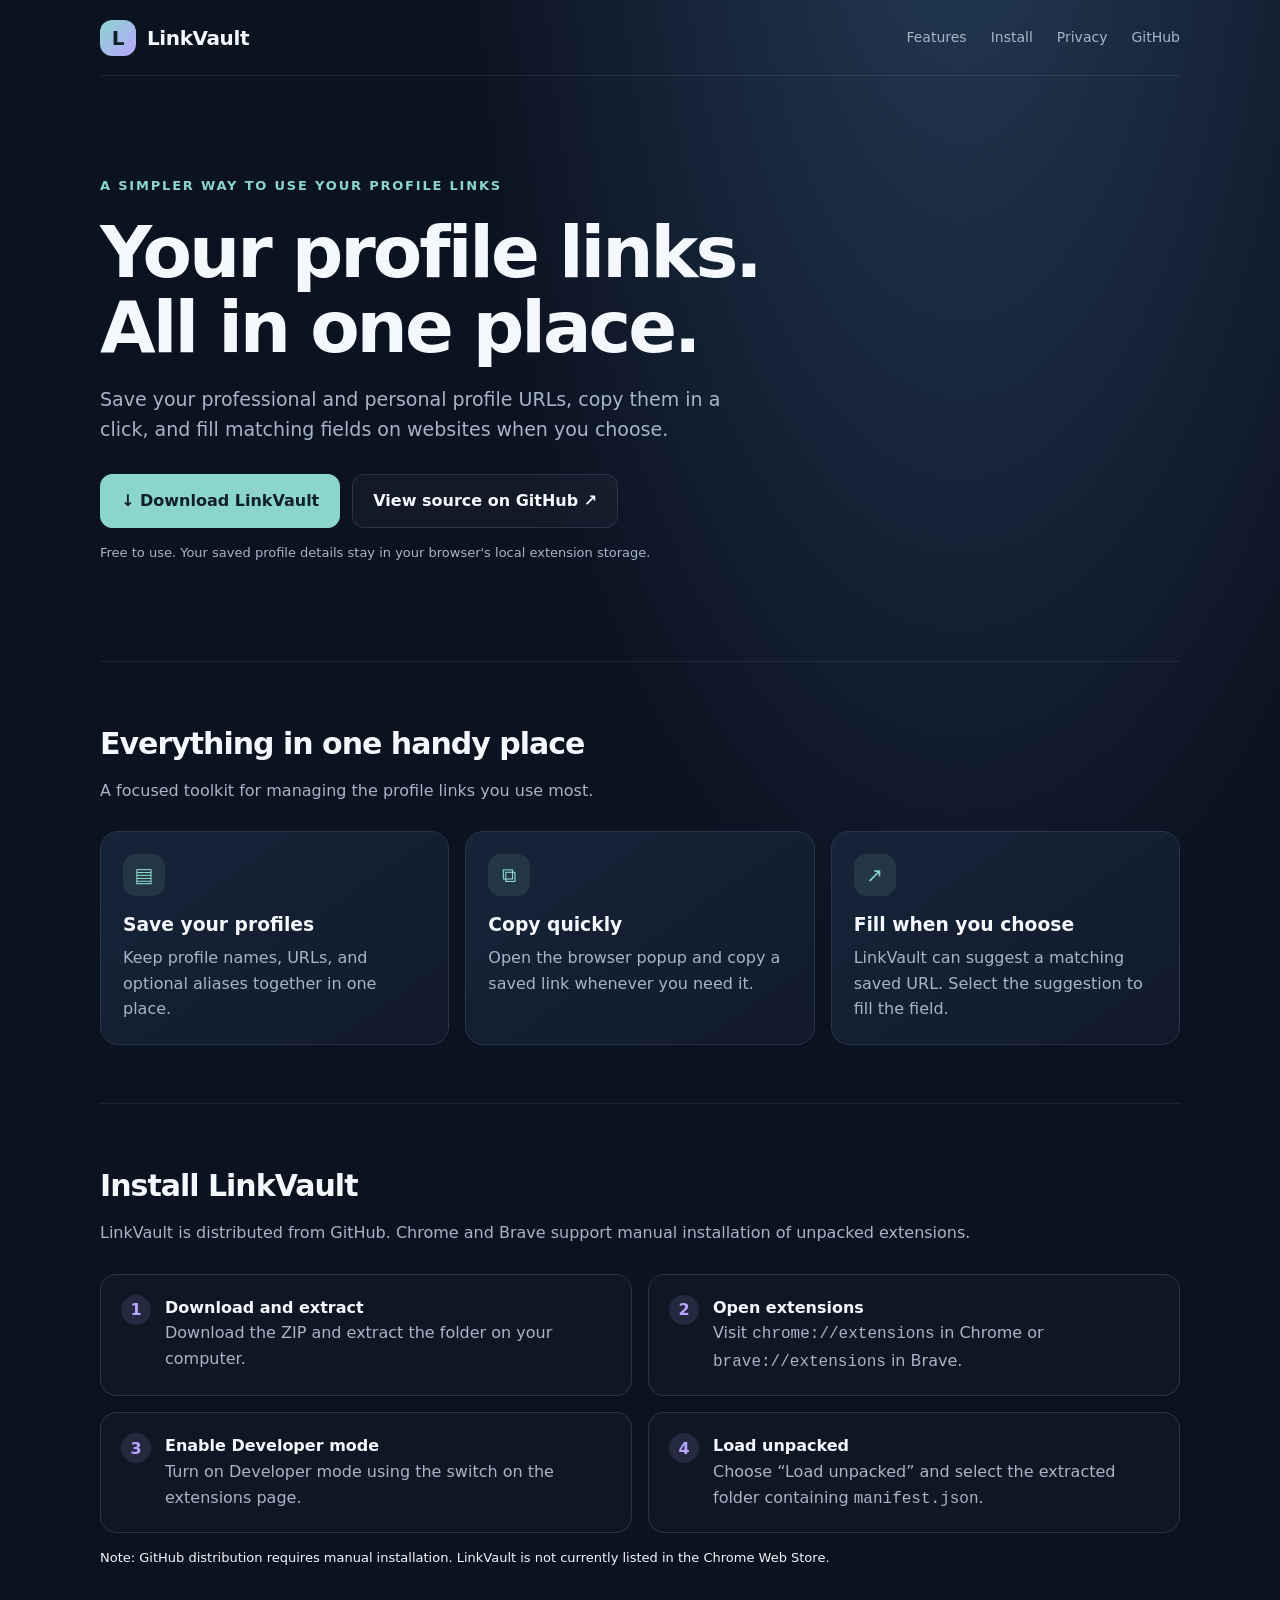
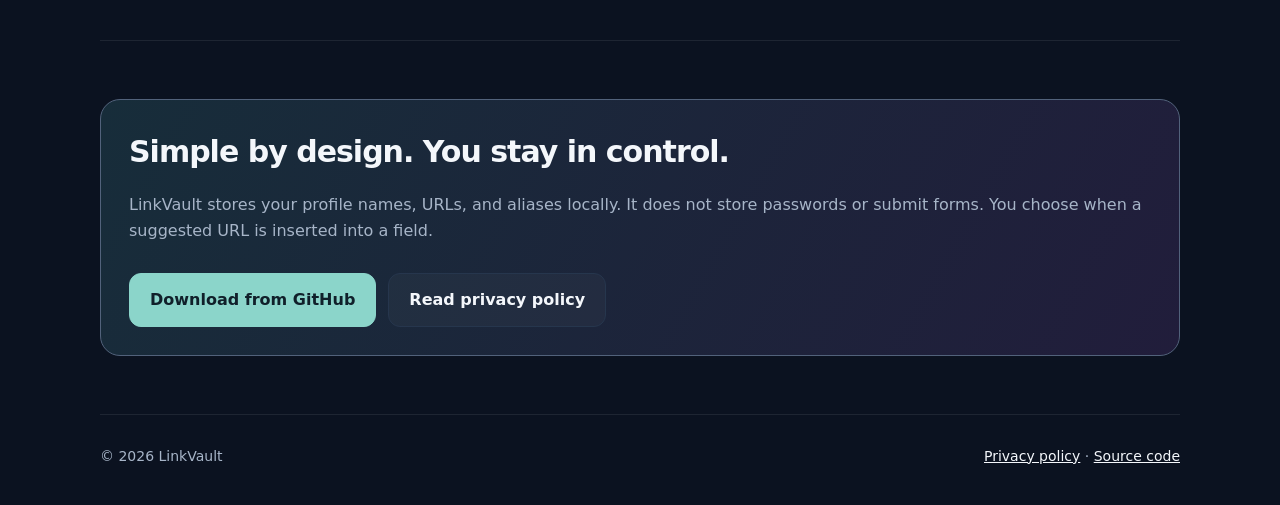
<file: index.html>
<!doctype html>
<html lang="en">
<head>
<meta charset="utf-8">
<meta name="viewport" content="width=device-width,initial-scale=1">
<meta name="theme-color" content="#101827">
<meta name="description" content="LinkVault helps you save, copy, and autofill your professional and personal profile links.">
<title>LinkVault — Your profile links, in one place</title>
<style>
:root{color-scheme:dark;--bg:#0b1220;--panel:#121d2e;--line:#26364d;--muted:#a7b5c8;--text:#f4f7fb;--accent:#8bd5ca;--accent2:#b8a5ff}
*{box-sizing:border-box}html{scroll-behavior:smooth}body{margin:0;background:radial-gradient(ellipse at 75% -10%,#243b55 0,transparent 38%),var(--bg);color:var(--text);font:16px/1.6 Inter,ui-sans-serif,system-ui,-apple-system,Segoe UI,sans-serif}a{color:inherit}.wrap{width:min(1080px,calc(100% - 40px));margin:auto}.nav{height:76px;display:flex;align-items:center;justify-content:space-between;border-bottom:1px solid #ffffff14}.brand{display:flex;align-items:center;gap:11px;font-weight:750;font-size:20px;letter-spacing:-.4px;text-decoration:none}.mark{width:36px;height:36px;border-radius:12px;background:linear-gradient(135deg,var(--accent),var(--accent2));display:grid;place-items:center;color:#10202a;font-weight:900}.navlinks{display:flex;gap:24px;color:var(--muted);font-size:14px}.navlinks a{text-decoration:none}.hero{padding:100px 0 84px;max-width:790px}.eyebrow{color:var(--accent);font-weight:700;font-size:13px;letter-spacing:1.8px;text-transform:uppercase}.hero h1{font-size:clamp(42px,7vw,72px);line-height:1.04;letter-spacing:-3px;margin:18px 0}.hero p{font-size:19px;color:var(--muted);max-width:640px}.actions{display:flex;flex-wrap:wrap;gap:12px;margin-top:30px}.btn{display:inline-flex;align-items:center;justify-content:center;gap:9px;padding:13px 20px;border-radius:12px;text-decoration:none;font-weight:750;border:1px solid var(--line)}.primary{background:var(--accent);color:#10202a;border-color:var(--accent)}.secondary{background:#ffffff08}.note{font-size:13px!important;margin-top:15px}.section{padding:58px 0;border-top:1px solid #ffffff14}.section h2{font-size:30px;letter-spacing:-1px;margin:0 0 10px}.lead{color:var(--muted);margin:0 0 28px}.cards{display:grid;grid-template-columns:repeat(3,1fr);gap:16px}.card{background:linear-gradient(145deg,#172438,#101a2a);border:1px solid var(--line);border-radius:18px;padding:22px}.ico{width:42px;height:42px;border-radius:13px;background:#8bd5ca1c;color:var(--accent);display:grid;place-items:center;font-size:20px}.card h3{margin:14px 0 5px}.card p,.steps p{color:var(--muted);margin:0}.steps{display:grid;grid-template-columns:repeat(2,1fr);gap:16px}.step{display:flex;gap:14px;padding:20px;border:1px solid var(--line);border-radius:16px;background:#ffffff05}.num{flex:none;width:30px;height:30px;border-radius:50%;background:#b8a5ff20;color:var(--accent2);display:grid;place-items:center;font-weight:800}.callout{padding:28px;border-radius:20px;background:linear-gradient(120deg,#172d3a,#211d3b);border:1px solid #52627b}.callout p{color:var(--muted)}footer{padding:30px 0 44px;border-top:1px solid #ffffff14;color:var(--muted);font-size:14px;display:flex;justify-content:space-between;gap:16px;flex-wrap:wrap}footer a{color:var(--text)}@media(max-width:720px){.navlinks{gap:12px;font-size:12px}.hero{padding:72px 0 60px}.hero h1{letter-spacing:-2px}.cards,.steps{grid-template-columns:1fr}.section{padding:44px 0}}
</style>
</head>
<body>
<header class="wrap nav">
<a class="brand" href="#"><span class="mark">L</span> LinkVault</a>
<nav class="navlinks"><a href="#features">Features</a><a href="#install">Install</a><a href="privacy.html">Privacy</a><a href="https://github.com/Nancyrana1/LinkVault">GitHub</a></nav>
</header>
<main class="wrap">
<section class="hero">
<div class="eyebrow">A simpler way to use your profile links</div>
<h1>Your profile links.<br>All in one place.</h1>
<p>Save your professional and personal profile URLs, copy them in a click, and fill matching fields on websites when you choose.</p>
<div class="actions">
<a class="btn primary" href="https://github.com/Nancyrana1/LinkVault/archive/refs/heads/main.zip">↓ Download LinkVault</a>
<a class="btn secondary" href="https://github.com/Nancyrana1/LinkVault">View source on GitHub ↗</a>
</div>
<p class="note">Free to use. Your saved profile details stay in your browser's local extension storage.</p>
</section>
<section class="section" id="features">
<h2>Everything in one handy place</h2><p class="lead">A focused toolkit for managing the profile links you use most.</p>
<div class="cards">
<article class="card"><div class="ico">▤</div><h3>Save your profiles</h3><p>Keep profile names, URLs, and optional aliases together in one place.</p></article>
<article class="card"><div class="ico">⧉</div><h3>Copy quickly</h3><p>Open the browser popup and copy a saved link whenever you need it.</p></article>
<article class="card"><div class="ico">↗</div><h3>Fill when you choose</h3><p>LinkVault can suggest a matching saved URL. Select the suggestion to fill the field.</p></article>
</div>
</section>
<section class="section" id="install">
<h2>Install LinkVault</h2><p class="lead">LinkVault is distributed from GitHub. Chrome and Brave support manual installation of unpacked extensions.</p>
<div class="steps">
<div class="step"><span class="num">1</span><div><strong>Download and extract</strong><p>Download the ZIP and extract the folder on your computer.</p></div></div>
<div class="step"><span class="num">2</span><div><strong>Open extensions</strong><p>Visit <code>chrome://extensions</code> in Chrome or <code>brave://extensions</code> in Brave.</p></div></div>
<div class="step"><span class="num">3</span><div><strong>Enable Developer mode</strong><p>Turn on Developer mode using the switch on the extensions page.</p></div></div>
<div class="step"><span class="num">4</span><div><strong>Load unpacked</strong><p>Choose “Load unpacked” and select the extracted folder containing <code>manifest.json</code>.</p></div></div>
</div>
<p class="note">Note: GitHub distribution requires manual installation. LinkVault is not currently listed in the Chrome Web Store.</p>
</section>
<section class="section">
<div class="callout"><h2>Simple by design. You stay in control.</h2><p>LinkVault stores your profile names, URLs, and aliases locally. It does not store passwords or submit forms. You choose when a suggested URL is inserted into a field.</p><div class="actions"><a class="btn primary" href="https://github.com/Nancyrana1/LinkVault/archive/refs/heads/main.zip">Download from GitHub</a><a class="btn secondary" href="privacy.html">Read privacy policy</a></div></div>
</section>
</main>
<footer class="wrap"><span>© 2026 LinkVault</span><span><a href="privacy.html">Privacy policy</a> · <a href="https://github.com/Nancyrana1/LinkVault">Source code</a></span></footer>
</body></html>
</file>
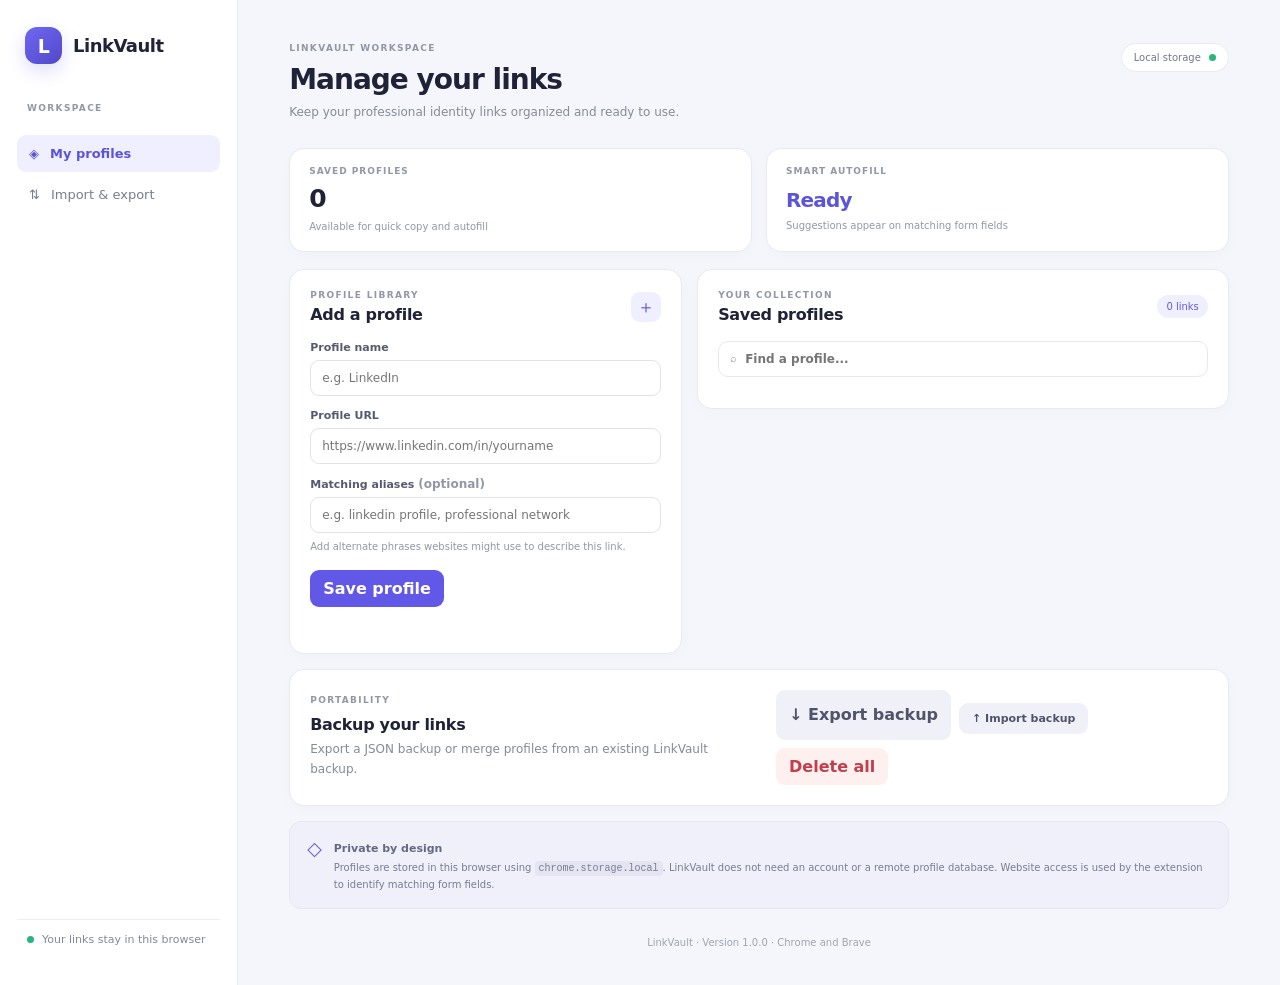
<file: options.html>
<!doctype html>
<html lang="en"><head><meta charset="utf-8"><meta name="viewport" content="width=device-width,initial-scale=1"><title>LinkVault · Manage profiles</title><link rel="stylesheet" href="styles.css"></head>
<body class="settings">
  <div class="dashboard">
    <aside class="sidebar"><div class="sidebar-brand"><div class="brand-mark">L</div><span>LinkVault</span></div><div class="sidebar-label">WORKSPACE</div><a class="nav-item active" href="#profiles">◈ <span>My profiles</span></a><a class="nav-item" href="#backup">⇅ <span>Import & export</span></a><div class="sidebar-note"><span class="local-dot"></span> Your links stay in this browser</div></aside>
    <main class="main">
      <div class="topline"><div><p class="eyebrow">LINKVAULT WORKSPACE</p><h1>Manage your links</h1><p class="subtitle">Keep your professional identity links organized and ready to use.</p></div><div class="top-badge">Local storage <span class="local-dot"></span></div></div>
      <section class="stats"><article class="stat-card"><span class="stat-label">SAVED PROFILES</span><strong id="count">0</strong><small>Available for quick copy and autofill</small></article><article class="stat-card accent-card"><span class="stat-label">SMART AUTOFILL</span><strong>Ready</strong><small>Suggestions appear on matching form fields</small></article></section>
      <section class="content-grid" id="profiles">
        <article class="surface form-surface"><div class="surface-heading"><div><p class="eyebrow">PROFILE LIBRARY</p><h2 id="formTitle">Add a profile</h2></div><span class="heading-icon">＋</span></div>
          <form id="profileForm">
            <input type="hidden" id="editId">
            <label for="name">Profile name</label><input id="name" required maxlength="50" placeholder="e.g. LinkedIn">
            <label for="url">Profile URL</label><input id="url" required type="url" placeholder="https://www.linkedin.com/in/yourname">
            <label for="aliases">Matching aliases <span class="muted">(optional)</span></label><input id="aliases" maxlength="300" placeholder="e.g. linkedin profile, professional network">
            <p class="field-help">Add alternate phrases websites might use to describe this link.</p>
            <div class="form-actions"><button class="primary" type="submit" id="save">Save profile</button><button type="button" id="cancel" class="secondary hidden">Cancel</button></div>
            <p id="message" class="message" role="status" aria-live="polite"></p>
          </form>
        </article>
        <article class="surface list-surface"><div class="surface-heading"><div><p class="eyebrow">YOUR COLLECTION</p><h2>Saved profiles</h2></div><span id="listCount" class="count-pill">0 links</span></div>
          <label class="search-wrap"><span>⌕</span><input id="filter" type="search" placeholder="Find a profile..." aria-label="Find a profile"></label>
          <div id="profileList" class="saved-list"></div><p id="empty" class="empty hidden">Your library is empty. Add your first profile to get started.</p>
        </article>
      </section>
      <section class="surface backup-surface" id="backup"><div><p class="eyebrow">PORTABILITY</p><h2>Backup your links</h2><p class="subtitle">Export a JSON backup or merge profiles from an existing LinkVault backup.</p></div><div class="backup-actions"><button id="export" class="secondary">↓ Export backup</button><label class="import-button secondary">↑ Import backup<input id="import" type="file" accept="application/json" hidden></label><button id="clear" class="danger">Delete all</button></div></section>
      <section class="privacy-note"><span class="privacy-icon">◇</span><div><strong>Private by design</strong><p>Profiles are stored in this browser using <code>chrome.storage.local</code>. LinkVault does not need an account or a remote profile database. Website access is used by the extension to identify matching form fields.</p></div></section>
      <footer class="page-footer">LinkVault · Version 1.0.0 · Chrome and Brave</footer>
    </main>
  </div>
  <script src="options.js"></script>
</body></html>
</file>
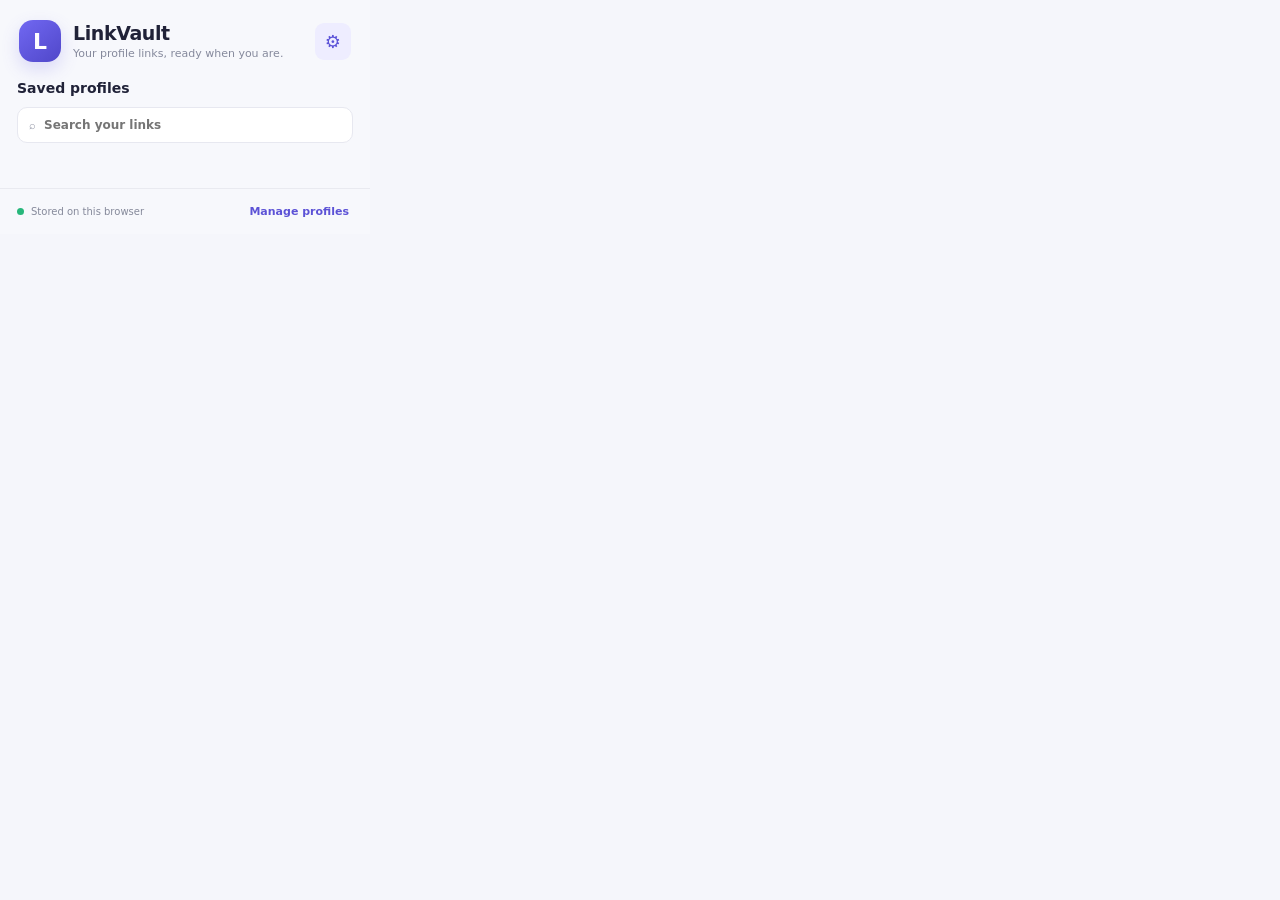
<file: popup.html>
<!doctype html>
<html lang="en"><head><meta charset="utf-8"><meta name="viewport" content="width=device-width,initial-scale=1"><title>LinkVault</title><link rel="stylesheet" href="styles.css"></head>
<body class="popup">
  <header class="popup-header"><div class="brand-mark">L</div><div class="brand-copy"><h1>LinkVault</h1><p>Your profile links, ready when you are.</p></div><button id="openSettings" class="icon-button" title="Manage profiles" aria-label="Manage profiles">⚙</button></header>
  <main class="quick"><div class="section-title"><h2>Saved profiles</h2><span id="count" class="muted"></span></div>
    <label class="search-wrap"><span>⌕</span><input id="search" type="search" placeholder="Search your links" aria-label="Search profiles"></label>
    <div id="profiles" class="profiles"></div><div id="empty" class="empty hidden">No profiles yet. Add your first link in settings.</div>
    <p id="status" class="status" role="status" aria-live="polite"></p>
  </main>
  <footer><span class="local-dot"></span><span>Stored on this browser</span><button id="manage">Manage profiles</button></footer>
  <script src="popup.js"></script>
</body></html>
</file>
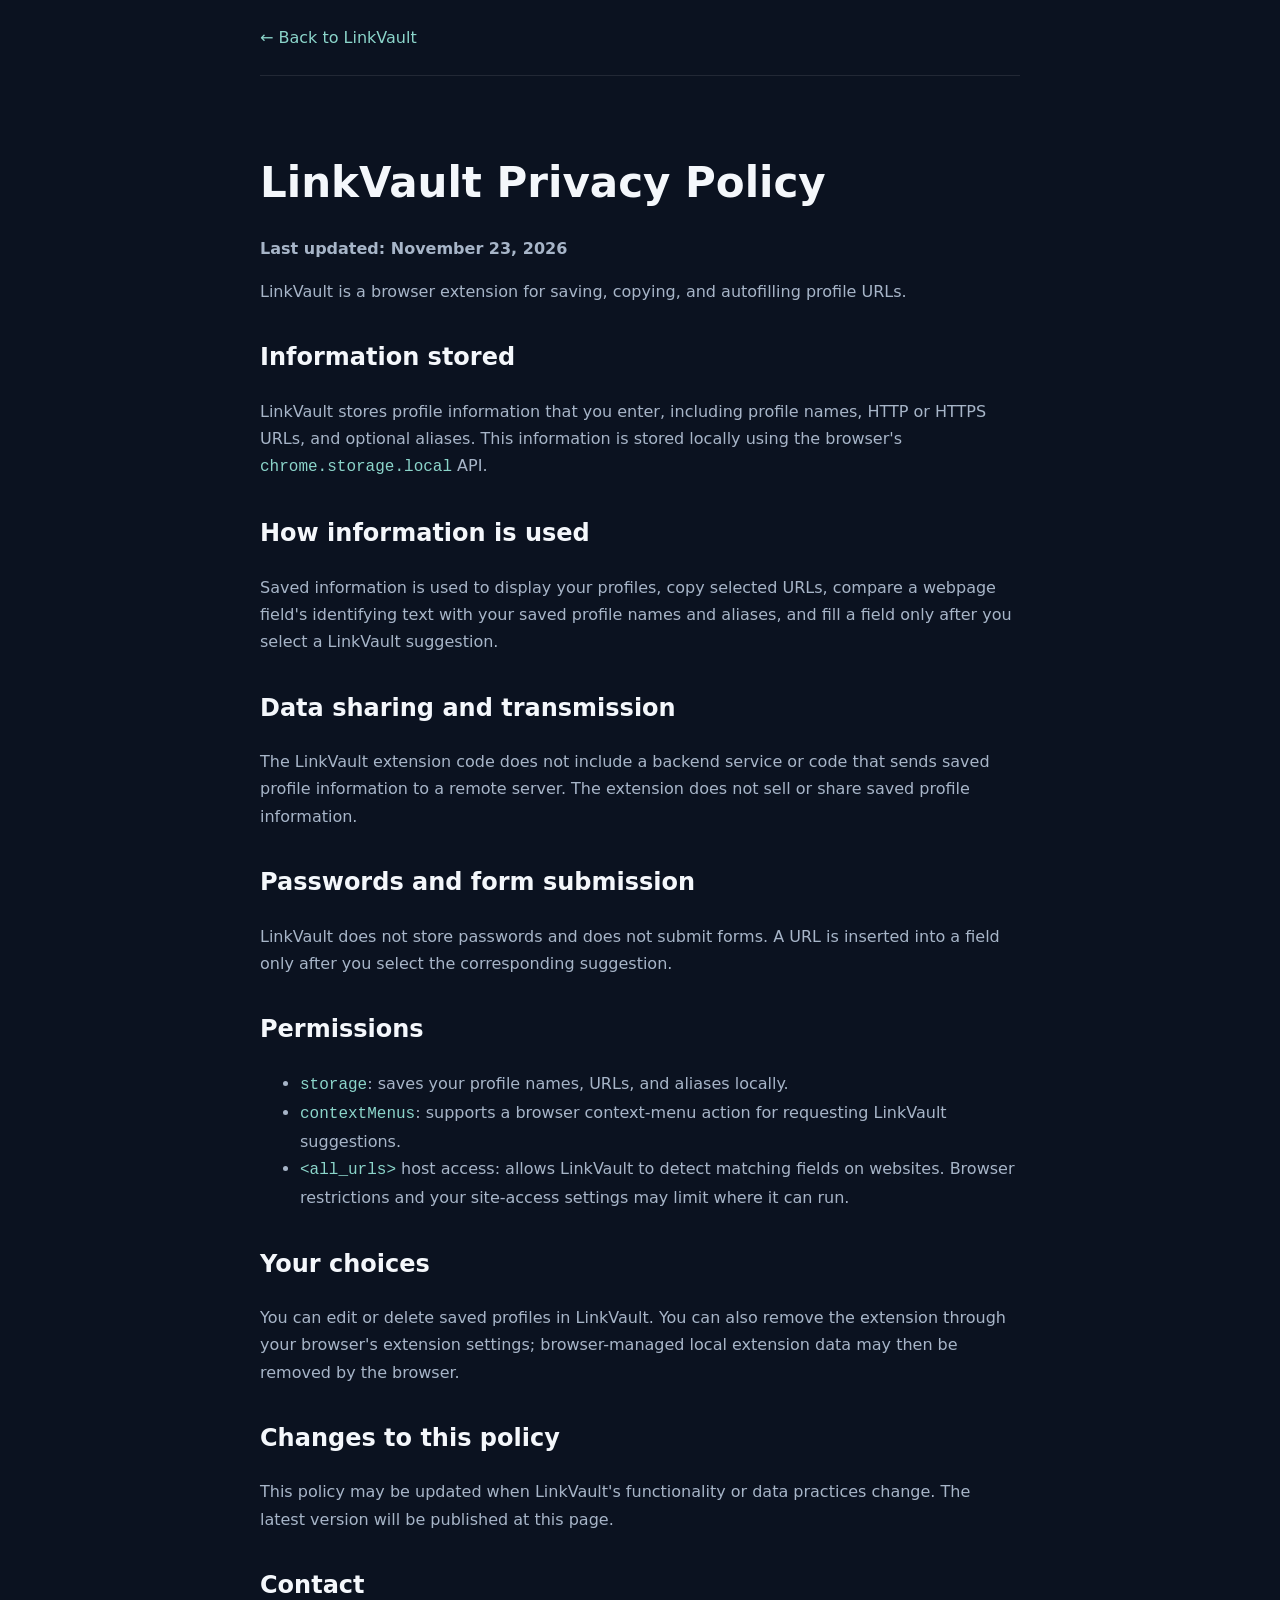
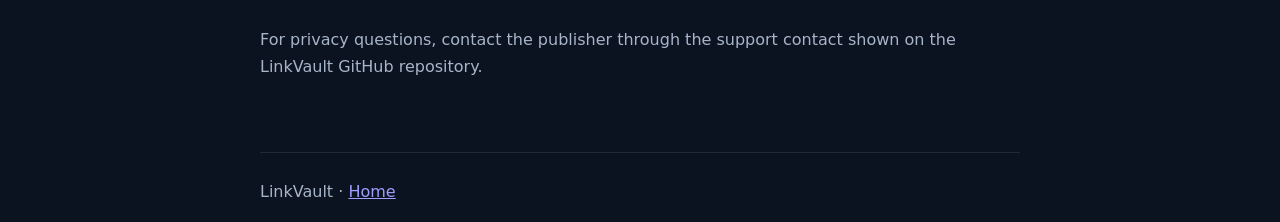
<file: privacy.html>
<!doctype html>
<html lang="en"><head><meta charset="utf-8"><meta name="viewport" content="width=device-width,initial-scale=1"><meta name="theme-color" content="#101827"><title>Privacy Policy — LinkVault</title><style>
:root{color-scheme:dark;--bg:#0b1220;--panel:#121d2e;--line:#26364d;--muted:#a7b5c8;--text:#f4f7fb;--accent:#8bd5ca}*{box-sizing:border-box}body{margin:0;background:var(--bg);color:var(--text);font:16px/1.7 system-ui,sans-serif}.wrap{width:min(760px,calc(100% - 40px));margin:auto}.nav{padding:24px 0;border-bottom:1px solid #ffffff18}.nav a{color:var(--accent);text-decoration:none}.content{padding:56px 0}.content h1{font-size:42px;line-height:1.1}.content h2{margin-top:32px}.content p,.content li{color:var(--muted)}code{color:var(--accent)}footer{border-top:1px solid #ffffff18;padding:25px 0;color:var(--muted)}
</style></head><body><header class="wrap nav"><a href="index.html">← Back to LinkVault</a></header><main class="wrap content">
<h1>LinkVault Privacy Policy</h1><p><strong>Last updated: November 23, 2026</strong></p>
<p>LinkVault is a browser extension for saving, copying, and autofilling profile URLs.</p>
<h2>Information stored</h2><p>LinkVault stores profile information that you enter, including profile names, HTTP or HTTPS URLs, and optional aliases. This information is stored locally using the browser's <code>chrome.storage.local</code> API.</p>
<h2>How information is used</h2><p>Saved information is used to display your profiles, copy selected URLs, compare a webpage field's identifying text with your saved profile names and aliases, and fill a field only after you select a LinkVault suggestion.</p>
<h2>Data sharing and transmission</h2><p>The LinkVault extension code does not include a backend service or code that sends saved profile information to a remote server. The extension does not sell or share saved profile information.</p>
<h2>Passwords and form submission</h2><p>LinkVault does not store passwords and does not submit forms. A URL is inserted into a field only after you select the corresponding suggestion.</p>
<h2>Permissions</h2><ul><li><code>storage</code>: saves your profile names, URLs, and aliases locally.</li><li><code>contextMenus</code>: supports a browser context-menu action for requesting LinkVault suggestions.</li><li><code>&lt;all_urls&gt;</code> host access: allows LinkVault to detect matching fields on websites. Browser restrictions and your site-access settings may limit where it can run.</li></ul>
<h2>Your choices</h2><p>You can edit or delete saved profiles in LinkVault. You can also remove the extension through your browser's extension settings; browser-managed local extension data may then be removed by the browser.</p>
<h2>Changes to this policy</h2><p>This policy may be updated when LinkVault's functionality or data practices change. The latest version will be published at this page.</p>
<h2>Contact</h2><p>For privacy questions, contact the publisher through the support contact shown on the LinkVault GitHub repository.</p>
</main><footer class="wrap">LinkVault · <a href="index.html">Home</a></footer></body></html>
</file>
<file: styles.css>
*{box-sizing:border-box}
:root{font-family:Inter,ui-sans-serif,system-ui,-apple-system,"Segoe UI",sans-serif;color:#202238;background:#f5f6fb;font-synthesis:none}
body{margin:0}
button,input{font:inherit}
button{cursor:pointer;border:0;border-radius:9px;padding:9px 13px;font-weight:650;transition:transform .15s,background .15s}
button:active{transform:translateY(1px)}
.hidden{display:none!important}
.muted{color:#9296a8;font-size:12px}
.brand-mark{width:42px;height:42px;display:grid;place-items:center;flex:none;border-radius:14px;background:linear-gradient(140deg,#7168f2,#5047c9);color:white;font-size:22px;font-weight:850;box-shadow:0 7px 18px #6258e833}
h1,h2,p{margin-top:0}
.popup{width:370px;background:#f7f8fc;color:#202238}
.popup-header{display:flex;align-items:center;gap:12px;padding:20px 19px 16px}
.brand-copy{min-width:0;flex:1}.brand-copy h1{font-size:19px;margin:0 0 3px;letter-spacing:-.4px}.brand-copy p{font-size:11px;color:#85899c;margin:0}
.icon-button{background:#eeedff;color:#5b52d8;font-size:18px;padding:8px 10px}
.quick{padding:0 17px 14px}.section-title{display:flex;justify-content:space-between;align-items:center;margin:2px 0 11px}.section-title h2{font-size:14px;margin:0}
.search-wrap{display:flex;align-items:center;gap:8px;padding:0 11px;border:1px solid #e7e8f0;background:white;border-radius:10px;color:#85899b;margin:0 0 11px}.search-wrap input{border:0!important;outline:0!important;box-shadow:none!important;background:transparent!important;padding:10px 0!important;width:100%;min-width:0;font-size:12px}
.profiles{display:grid;gap:8px}.profile,.saved-row{display:flex;align-items:center;gap:10px;padding:10px;background:white;border:1px solid #eceef4;border-radius:12px;min-width:0}
.profile-icon{width:34px;height:34px;flex:none;border-radius:10px;background:#eeedff;color:#5c52d6;display:grid;place-items:center;font-weight:800}
.profile-info{min-width:0;flex:1}.profile-info strong,.profile-info small{display:block;overflow:hidden;text-overflow:ellipsis;white-space:nowrap}.profile-info strong{font-size:12px}.profile-info small{font-size:10px;color:#85899a;margin-top:3px}
.copy{background:#efefff;color:#554bd1;font-size:10px;padding:7px 10px}.copy:hover{background:#e4e2ff}
.empty{padding:19px;text-align:center;color:#85899a;font-size:12px;background:white;border:1px dashed #d9dbe5;border-radius:12px}
.status{font-size:11px;color:#23835d;min-height:13px;margin:7px 1px 0}
.popup footer{display:flex;align-items:center;gap:7px;padding:12px 17px;border-top:1px solid #e9eaf0;color:#85899a;font-size:10px}.popup footer button{margin-left:auto;background:transparent;color:#5c52d6;padding:4px;font-size:11px}
.local-dot{width:7px;height:7px;display:inline-block;border-radius:50%;background:#27b77b;flex:none}
.no-results{font-size:12px;color:#888da0;padding:12px}
.settings{min-height:100vh;background:#f5f6fb}
.dashboard{min-height:100vh;display:grid;grid-template-columns:238px minmax(0,1fr)}
.sidebar{background:#fff;border-right:1px solid #e9eaf1;padding:27px 17px;display:flex;flex-direction:column;min-height:100vh}
.sidebar-brand{display:flex;align-items:center;gap:11px;font-size:18px;font-weight:800;letter-spacing:-.5px;padding:0 8px 39px}
.sidebar-brand .brand-mark{width:37px;height:37px;border-radius:12px;font-size:19px}
.sidebar-label,.eyebrow{font-size:9px;font-weight:800;letter-spacing:1.35px;color:#9296a8;margin:0 0 10px}
.sidebar-label{padding:0 10px 10px}
.nav-item{display:flex;gap:11px;align-items:center;padding:11px 12px;border-radius:9px;color:#777c90;text-decoration:none;font-size:13px;margin:2px 0}.nav-item.active{background:#efefff;color:#5c53d6;font-weight:700}
.sidebar-note{margin-top:auto;padding:13px 10px;border-top:1px solid #eeeef4;color:#83889a;font-size:11px;display:flex;align-items:center;gap:8px}
.main{max-width:1320px;width:100%;padding:43px clamp(22px,4vw,62px) 25px;margin:0 auto}
.topline{display:flex;justify-content:space-between;align-items:flex-start;gap:20px;margin-bottom:25px}.topline h1{font-size:28px;letter-spacing:-1px;margin:0 0 7px}.subtitle{font-size:12px;color:#85899b;line-height:1.65;margin:0}.top-badge{background:white;border:1px solid #e9eaf1;border-radius:30px;padding:8px 12px;color:#72778b;font-size:10px;display:flex;align-items:center;gap:8px;white-space:nowrap}
.stats{display:grid;grid-template-columns:repeat(2,minmax(0,1fr));gap:14px;margin-bottom:17px}.stat-card{background:white;border:1px solid #e9eaf1;border-radius:15px;padding:17px 19px;box-shadow:0 4px 15px #24264a05}.stat-label{display:block;color:#9296a8;font-size:9px;font-weight:800;letter-spacing:1px}.stat-card strong{display:block;font-size:25px;letter-spacing:-.8px;margin:8px 0 2px}.stat-card small{font-size:10px;color:#9296a8}.accent-card strong{color:#5d55d7;font-size:20px;margin-top:12px}
.content-grid{display:grid;grid-template-columns:minmax(260px,.85fr) minmax(350px,1.15fr);gap:15px;align-items:start}
.surface{background:white;border:1px solid #e9eaf1;border-radius:15px;padding:20px;box-shadow:0 4px 15px #24264a05;min-width:0}
.surface-heading{display:flex;justify-content:space-between;align-items:center;margin-bottom:17px}.surface-heading .eyebrow{margin-bottom:5px}.surface-heading h2,.backup-surface h2{font-size:16px;letter-spacing:-.3px;margin:0}.heading-icon{width:30px;height:30px;border-radius:9px;background:#efefff;color:#6259dc;display:grid;place-items:center;font-size:18px}
label{display:block;font-size:11px;font-weight:700;color:#555a70;margin:13px 0 6px}
input:not([type=file]){width:100%;border:1px solid #e1e3ed;border-radius:9px;padding:10px 11px;outline:none;color:#242638;background:#fff;font-size:12px}
input:focus{border-color:#756cf0;box-shadow:0 0 0 3px #756cf01c}
.field-help{font-size:10px;color:#9296a8;margin:6px 0 0;line-height:1.5}
.form-actions,.backup-actions{display:flex;gap:8px;flex-wrap:wrap;margin-top:16px}
.primary{background:#6258e8;color:white}.primary:hover{background:#5148d0}
.secondary,.import-button{background:#f0f0f8;color:#50546a}.secondary:hover,.import-button:hover{background:#e8e8f3}
.danger{background:#fff0f0;color:#c33e4c}.danger:hover{background:#ffe5e6}
.message{font-size:11px;color:#16845a;min-height:14px;margin:12px 0 0}
.count-pill{font-size:10px;color:#6259d7;background:#efefff;padding:6px 9px;border-radius:20px}
.saved-list{display:grid;gap:8px}.saved-row{padding:9px;border-radius:10px}.saved-row .profile-icon{width:31px;height:31px}.saved-row .profile-info strong{font-size:11px}.saved-row .profile-info small{font-size:9px}
.row-actions{display:flex;gap:5px}.small{font-size:10px;padding:6px 8px}.backup-surface{display:flex;align-items:center;justify-content:space-between;gap:18px;margin-top:15px}.backup-surface .subtitle{margin-top:6px;max-width:470px}.backup-actions{margin:0}.import-button{display:inline-flex;align-items:center;border-radius:9px;padding:9px 13px;font-size:11px;font-weight:650;cursor:pointer}
.privacy-note{display:flex;gap:12px;margin:15px 0;padding:15px 17px;border:1px solid #e6e6f4;background:#f0f0fb;border-radius:12px;color:#646982}.privacy-icon{font-size:19px;color:#6259d7}.privacy-note strong{font-size:11px}.privacy-note p{font-size:10px;line-height:1.6;margin:4px 0 0;color:#777c91}.privacy-note code{background:#e4e4f3;padding:2px 4px;border-radius:4px}
.page-footer{text-align:center;color:#a0a3b1;font-size:10px;padding:13px}
@media(max-width:850px){.dashboard{grid-template-columns:190px minmax(0,1fr)}.content-grid{grid-template-columns:1fr}.main{padding:30px 20px}}
@media(max-width:620px){.dashboard{display:block}.sidebar{min-height:0;padding:12px 15px;flex-direction:row;align-items:center;gap:10px;border-right:0;border-bottom:1px solid #e9eaf1}.sidebar-brand{padding:0;font-size:15px}.sidebar-brand .brand-mark{width:31px;height:31px}.sidebar-label,.nav-item,.sidebar-note{display:none}.main{padding:25px 14px}.topline{display:block}.top-badge{display:inline-flex;margin-top:13px}.stats{gap:9px}.stat-card{padding:13px}.stat-card strong{font-size:21px}.backup-surface{display:block}.backup-actions{margin-top:14px}}
</file>
